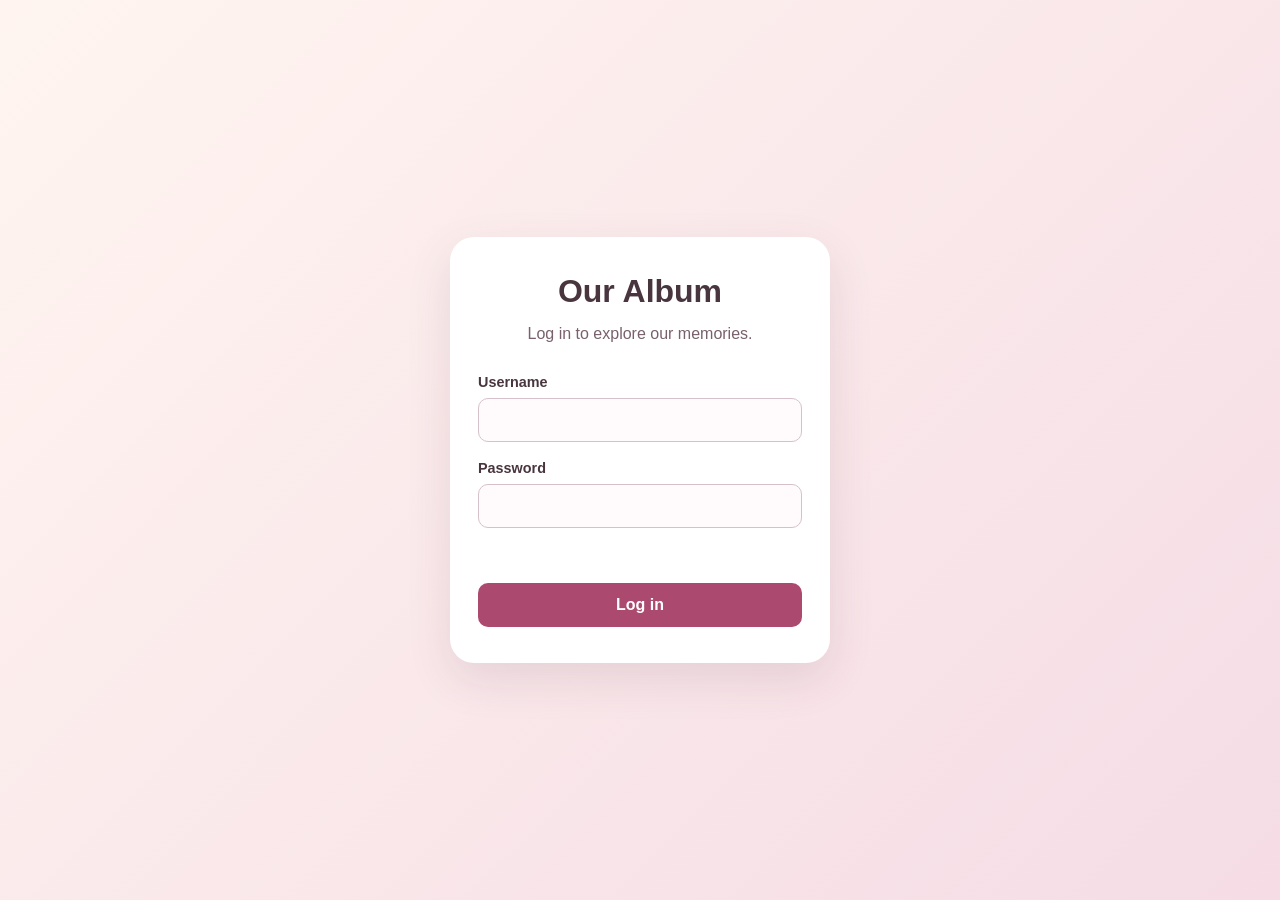
<file: index.html>
<!DOCTYPE html>
<html lang="en">
<head>
    <meta charset="UTF-8">
    <meta name="viewport" content="width=device-width, initial-scale=1.0">

    <title>Login | Our Album</title>
    <link rel="stylesheet" href="assets/css/style.css">
</head>

<body>
    <main>
        <h1>Our Album</h1>
        <p>Log in to explore our memories.</p>

        <form id="login-form">
            <div>
                <label for="username">Username</label>
                <input
                    type="text"
                    id="username"
                    name="username"
                    autocomplete="username"
                    required
                >
            </div>

            <div>
                <label for="password">Password</label>
                <input
                    type="password"
                    id="password"
                    name="password"
                    autocomplete="current-password"
                    required
                >
            </div>
			<p id="login-error" role="alert"></p>
            <button type="submit">Log in</button>
        </form>
    </main>

    <script src="assets/js/login.js"></script>
</body>
</html>
</file>
<file: assets/css/style.css>
/* Include padding and borders in each element's width. */
* {
    box-sizing: border-box;
}

body {
    margin: 0;
    min-height: 100dvh;
    padding: 24px;

    display: flex;
    align-items: center;
    justify-content: center;

    font-family: Arial, sans-serif;
    color: #49353e;
    background: linear-gradient(135deg, #fff5f0, #f5dce5);
}

/* The login card */
main {
    width: 100%;
    max-width: 380px;
    padding: 36px 28px;

    background: #ffffff;
    border-radius: 24px;
    box-shadow: 0 16px 45px rgb(92 51 70 / 12%);
}

h1 {
    margin: 0 0 12px;
    text-align: center;
    font-size: 2rem;
}

main > p {
    margin: 0 0 28px;
    text-align: center;
    line-height: 1.5;
    color: #78616c;
}

form > div {
    margin-bottom: 18px;
}

label {
    display: block;
    margin-bottom: 8px;
    font-size: 0.9rem;
    font-weight: 600;
}

input {
    width: 100%;
    padding: 12px 14px;

    font: inherit;
    border: 1px solid #d6c1cb;
    border-radius: 10px;
    background: #fffbfd;
}

input:focus {
    outline: 2px solid #ac496f;
    outline-offset: 2px;
}

button {
    width: 100%;
    padding: 13px;

    font: inherit;
    font-weight: 600;
    color: white;
    background: #ac496f;
    border: none;
    border-radius: 10px;
    cursor: pointer;
}

button:hover {
    background: #903959;
}

button:focus-visible {
    outline: 2px solid #903959;
    outline-offset: 3px;
}

#login-error {
    min-height: 1.4em;
    margin: 0 0 16px;
    color: #b42338;
    font-size: 0.9rem;
}
</file>
